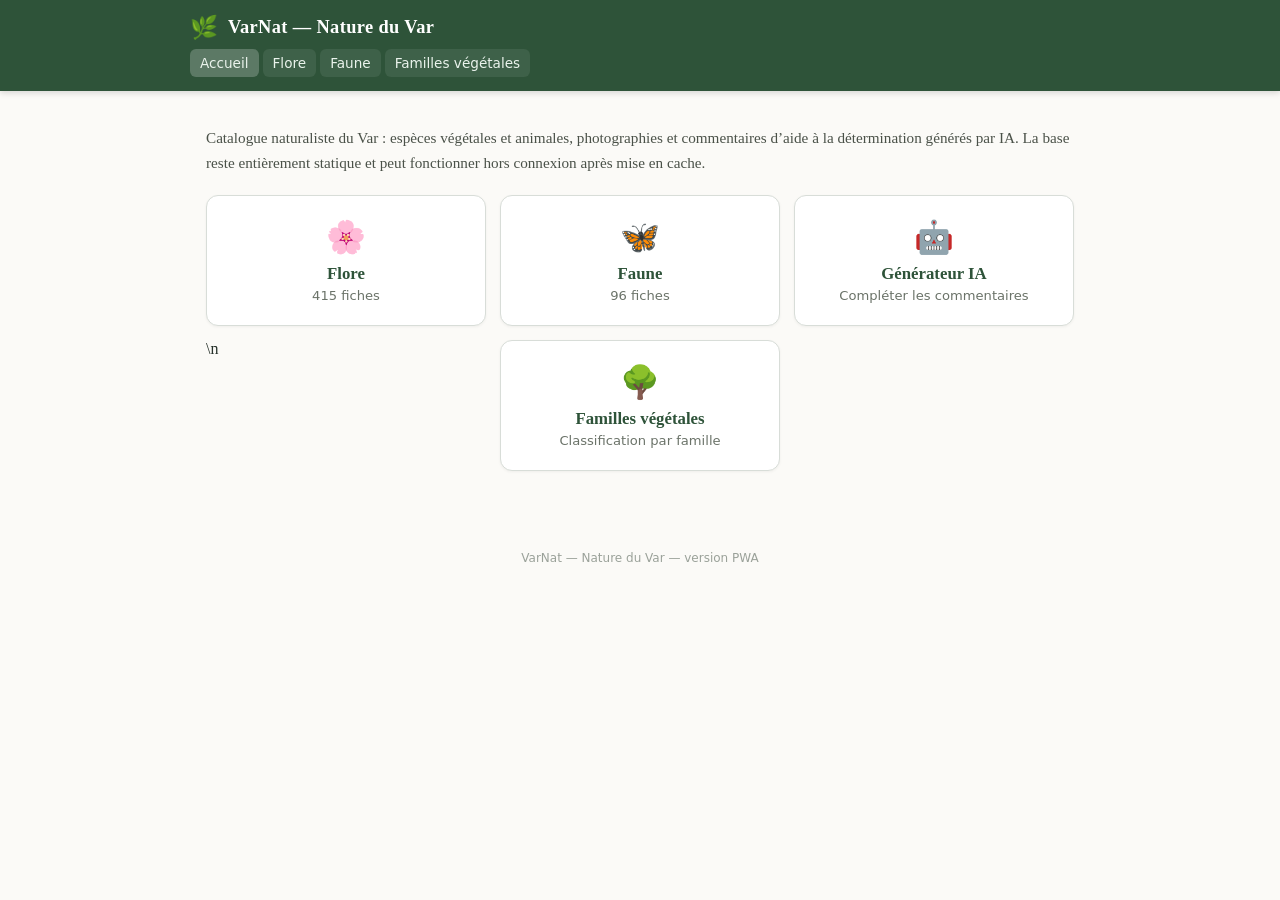
<file: index.html>
<!DOCTYPE html>
<html lang="fr">
<head>
<meta charset="UTF-8">
<meta name="viewport" content="width=device-width, initial-scale=1">
<title>VarNat — Nature du Var</title>
<meta name="description" content="Inventaire naturaliste du Var : flore, faune et familles végétales.">
<link rel="manifest" href="manifest.json">
<meta name="theme-color" content="#2e5339">
<link rel="stylesheet" href="style.css">
<link rel="icon" href="icons/icon-192.png">
<link rel="apple-touch-icon" href="icons/icon-192.png">
</head>
<body>
<header class="site-header">
  <div class="title-row">
    <span class="leaf">🌿</span>
    <h1>VarNat — Nature du Var</h1>
  </div>
  <nav class="site-nav">
    <a href="index.html" class="active">Accueil</a>
    <a href="flore.html">Flore</a>
    <a href="faune.html">Faune</a>
    <a href="famille-vegetales.html">Familles végétales</a>
  </nav>
</header>

<main>
  <p class="intro">
    Catalogue naturaliste du Var : espèces végétales et animales, photographies et commentaires d’aide à la détermination générés par IA. La base reste entièrement statique et peut fonctionner hors connexion après mise en cache.
  </p>

  <div class="home-cards">
    <a class="home-card" href="flore.html">
      <span class="emoji">🌸</span>
      <h2>Flore</h2>
      <p id="flore-count">…</p>
    </a>
    <a class="home-card" href="faune.html">
      <span class="emoji">🦋</span>
      <h2>Faune</h2>
      <p id="faune-count">…</p>
    </a>
    <a class="home-card" href="generateur.html"><span class="emoji">🤖</span><h2>Générateur IA</h2><p>Compléter les commentaires</p></a>\n    <a class="home-card" href="famille-vegetales.html">
      <span class="emoji">🌳</span>
      <h2>Familles végétales</h2>
      <p>Classification par famille</p>
    </a>
  </div>
</main>

<footer class="site-footer">VarNat — Nature du Var — version PWA</footer>

<script>
Promise.all([
  fetch('data/flore.json').then(r => r.json()).catch(() => []),
  fetch('data/faune.json').then(r => r.json()).catch(() => [])
]).then(([flore, faune]) => {
  document.getElementById('flore-count').textContent = flore.length + ' fiches';
  document.getElementById('faune-count').textContent = faune.length + ' fiches';
});

if ('serviceWorker' in navigator) {
  window.addEventListener('load', () => {
    navigator.serviceWorker.register('sw.js');
  });
}
</script>
</body>
</html>
</file>
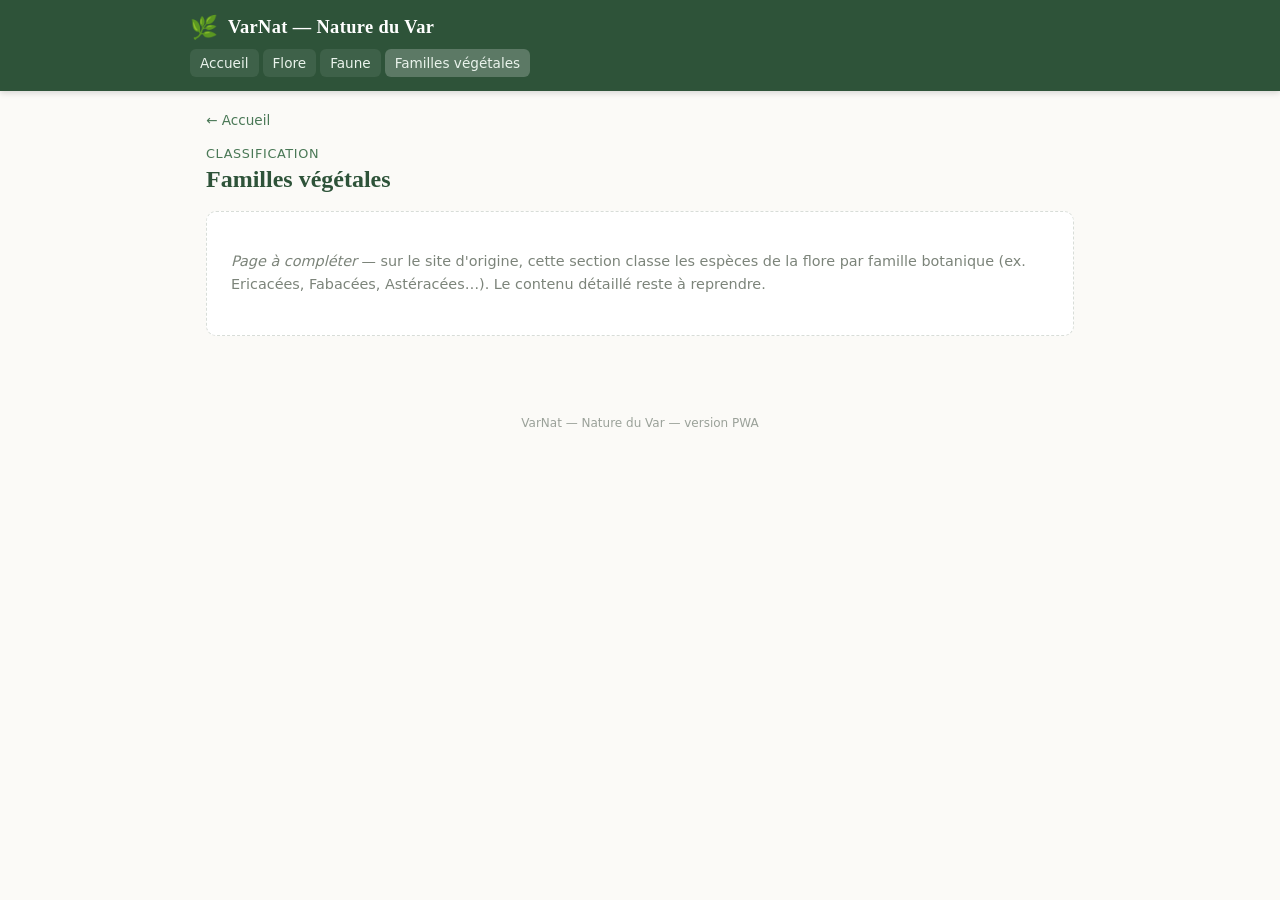
<file: famille-vegetales.html>
<!DOCTYPE html>
<html lang="fr">
<head>
<meta charset="UTF-8">
<meta name="viewport" content="width=device-width, initial-scale=1">
<title>Familles végétales — VarNat — Nature du Var</title>
<link rel="manifest" href="manifest.json">
<meta name="theme-color" content="#2e5339">
<link rel="stylesheet" href="style.css">
<link rel="icon" href="icons/icon-192.png">
</head>
<body>
<header class="site-header">
  <div class="title-row">
    <span class="leaf">🌿</span>
    <h1>VarNat — Nature du Var</h1>
  </div>
  <nav class="site-nav">
    <a href="index.html">Accueil</a>
    <a href="flore.html">Flore</a>
    <a href="faune.html">Faune</a>
    <a href="famille-vegetales.html" class="active">Familles végétales</a>
  </nav>
</header>

<main>
  <a class="back-link" href="index.html">&larr; Accueil</a>
  <div class="fiche-header">
    <span class="cat">Classification</span>
    <h1>Familles végétales</h1>
  </div>
  <div class="fiche-placeholder">
    <p><em>Page à compléter</em> — sur le site d'origine, cette section classe les
    espèces de la flore par famille botanique (ex. Ericacées, Fabacées, Astéracées…).
    Le contenu détaillé reste à reprendre.</p>
  </div>
</main>

<footer class="site-footer">VarNat — Nature du Var — version PWA</footer>

<script>
if ('serviceWorker' in navigator) {
  window.addEventListener('load', () => {
    navigator.serviceWorker.register('sw.js');
  });
}
</script>
</body>
</html>
</file>
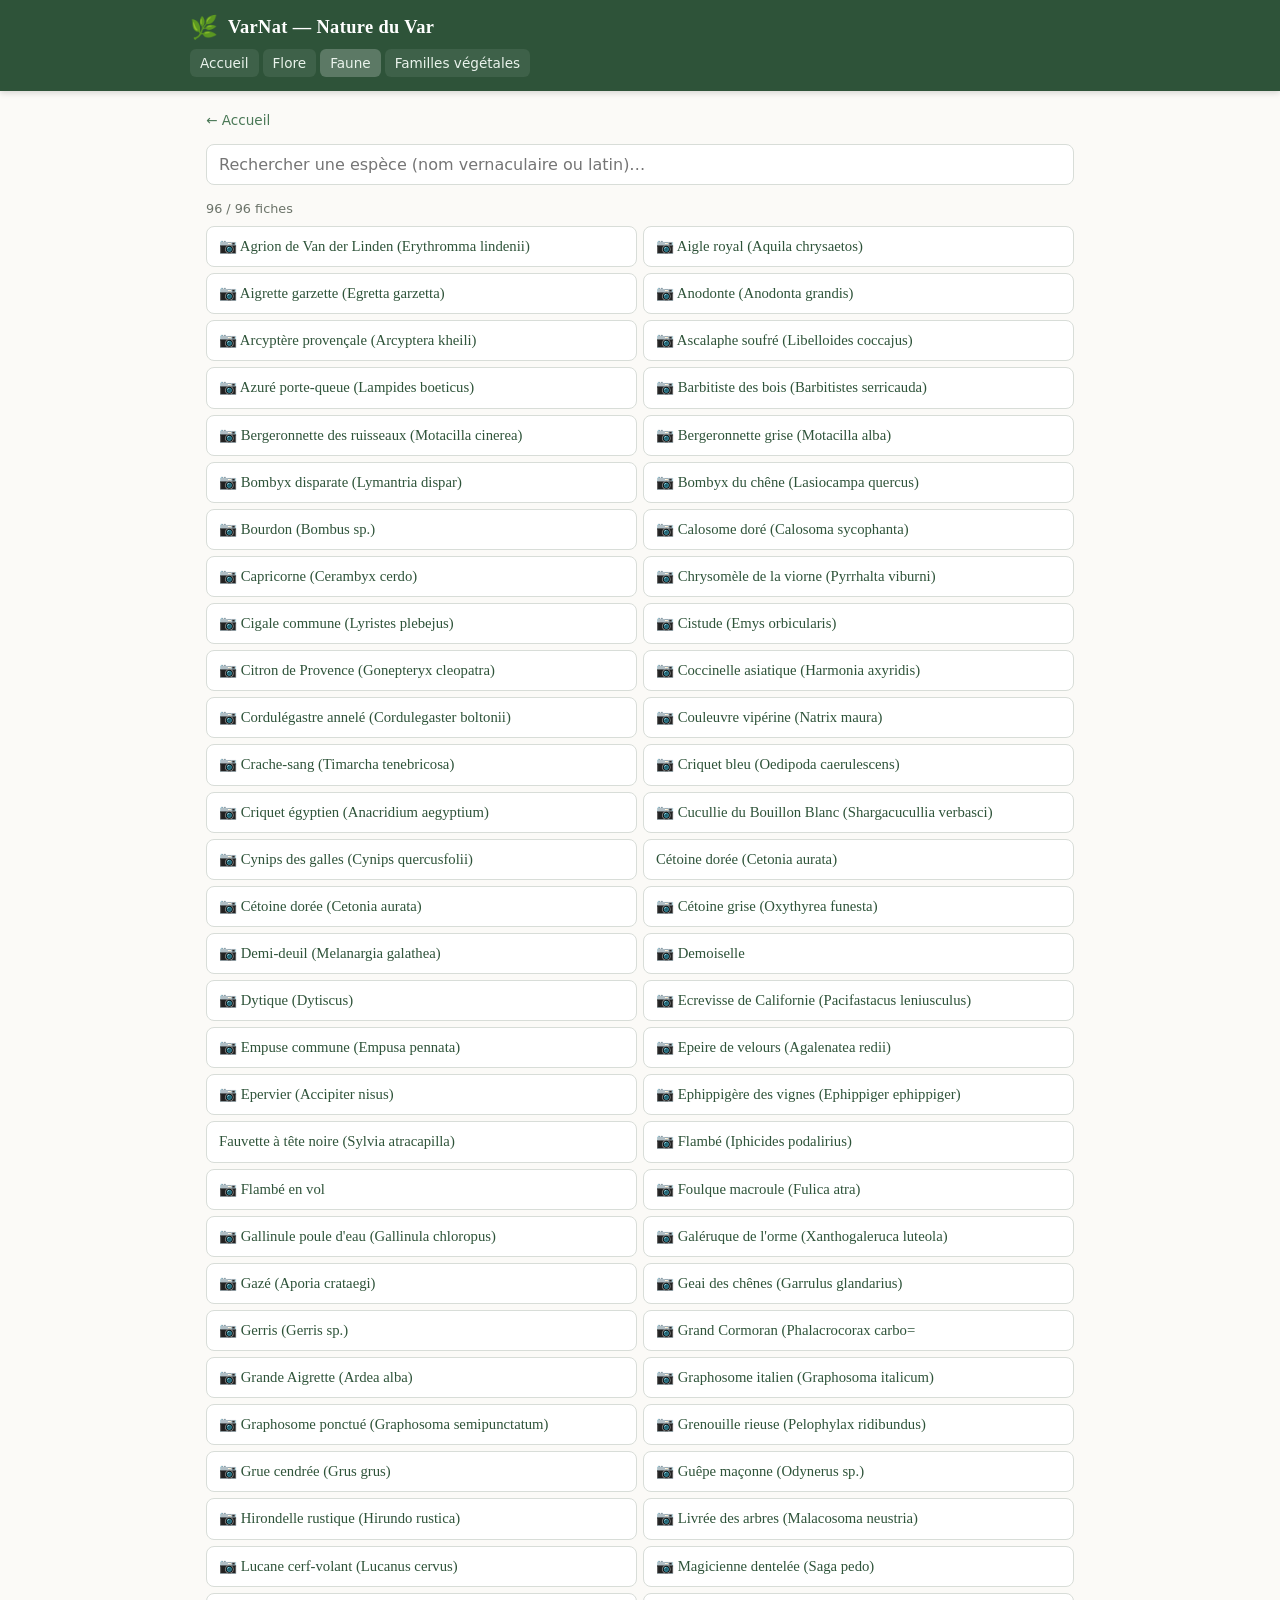
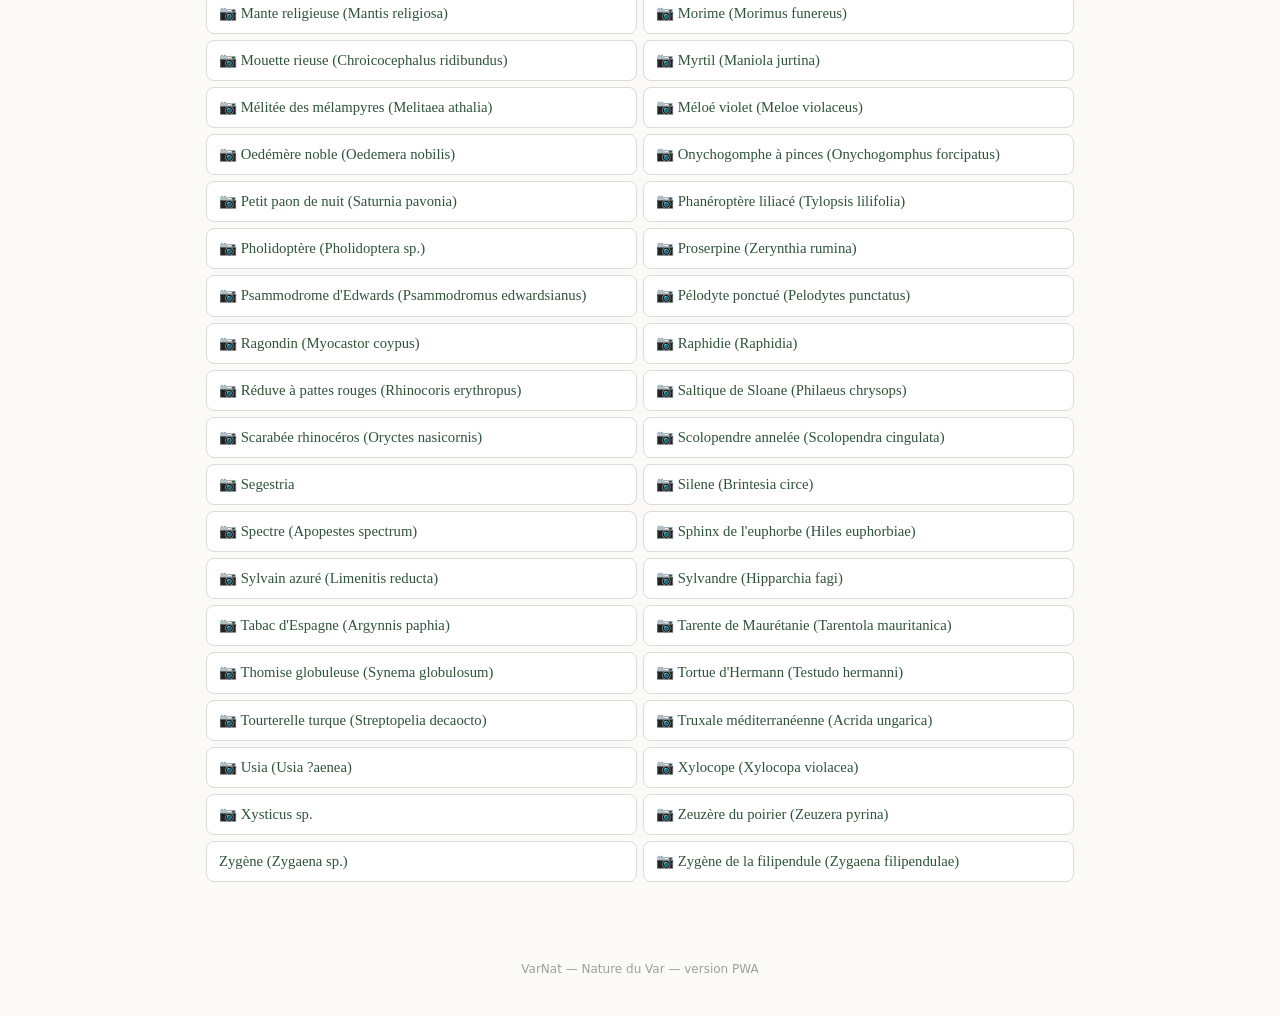
<file: faune.html>
<!DOCTYPE html>
<html lang="fr">
<head>
<meta charset="UTF-8">
<meta name="viewport" content="width=device-width, initial-scale=1">
<title>Faune — VarNat — Nature du Var</title>
<link rel="manifest" href="manifest.json">
<meta name="theme-color" content="#2e5339">
<link rel="stylesheet" href="style.css">
<link rel="icon" href="icons/icon-192.png">
</head>
<body>
<header class="site-header">
  <div class="title-row">
    <span class="leaf">🌿</span>
    <h1>VarNat — Nature du Var</h1>
  </div>
  <nav class="site-nav">
    <a href="index.html">Accueil</a>
    <a href="flore.html">Flore</a>
    <a href="faune.html" class="active">Faune</a>
    <a href="famille-vegetales.html">Familles végétales</a>
  </nav>
</header>

<main>
  <a class="back-link" href="index.html">&larr; Accueil</a>
  <input type="search" id="search" class="search-box" placeholder="Rechercher une espèce (nom vernaculaire ou latin)…">
  <span class="count-badge" id="count"></span>
  <ul class="species-list" id="list"></ul>
  <p class="empty-msg" id="empty" style="display:none;">Aucune espèce ne correspond à cette recherche.</p>
</main>

<footer class="site-footer">VarNat — Nature du Var — version PWA</footer>

<script>
let allSpecies = [];
let withPhoto = new Set();

function render(filter) {
  const list = document.getElementById('list');
  const empty = document.getElementById('empty');
  const term = (filter || '').trim().toLowerCase();
  const filtered = term
    ? allSpecies.filter(s => s.name.toLowerCase().includes(term))
    : allSpecies;

  document.getElementById('count').textContent = filtered.length + ' / ' + allSpecies.length + ' fiches';
  list.innerHTML = '';
  empty.style.display = filtered.length ? 'none' : 'block';

  filtered.forEach(s => {
    const li = document.createElement('li');
    const a = document.createElement('a');
    a.href = 'fiche.html?type=faune&slug=' + encodeURIComponent(s.slug);
    a.textContent = (withPhoto.has(s.slug) ? '📷 ' : '') + s.name;
    li.appendChild(a);
    list.appendChild(li);
  });
}

Promise.all([
  fetch('data/faune.json').then(r => r.json()),
  fetch('photos/_index.json').then(r => r.json()).catch(() => [])
]).then(([data, photoSlugs]) => {
  allSpecies = data;
  withPhoto = new Set(photoSlugs);
  render('');
});

document.getElementById('search').addEventListener('input', e => render(e.target.value));

if ('serviceWorker' in navigator) {
  window.addEventListener('load', () => {
    navigator.serviceWorker.register('sw.js');
  });
}
</script>
</body>
</html>
</file>
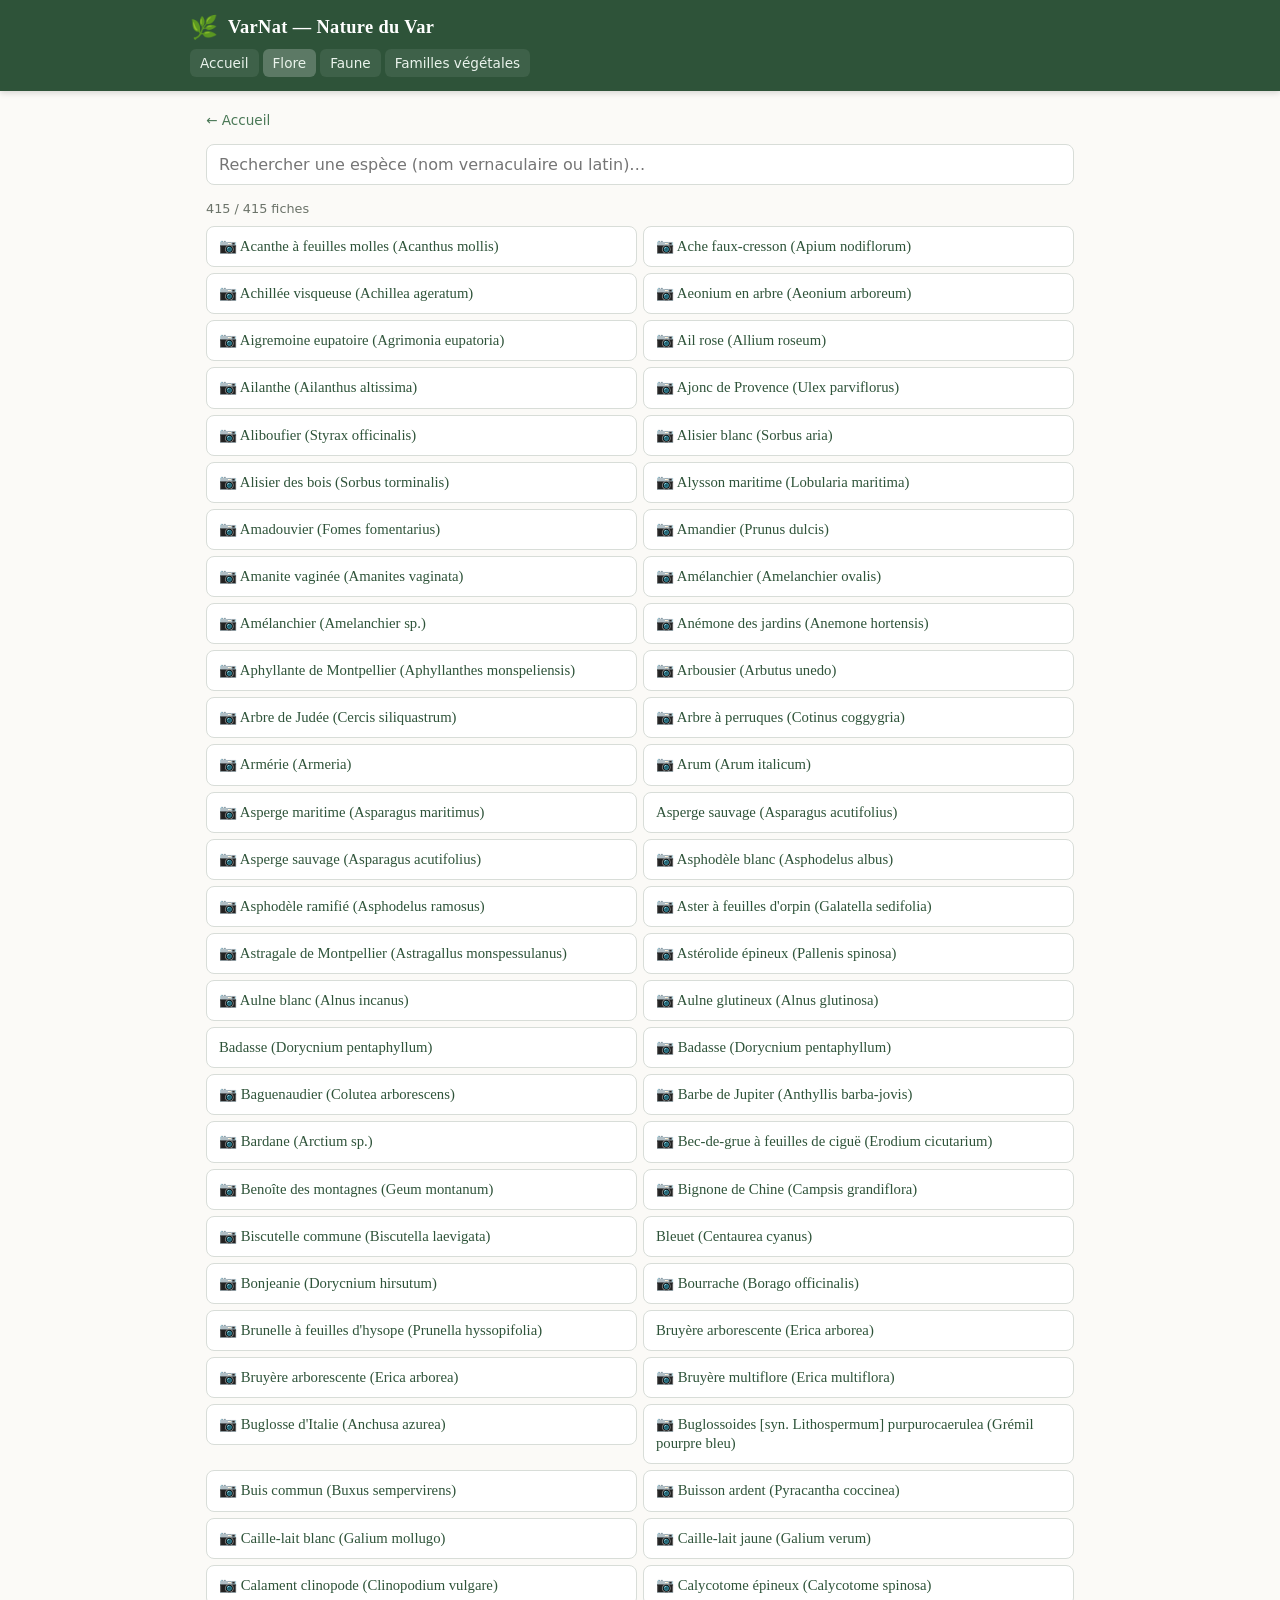
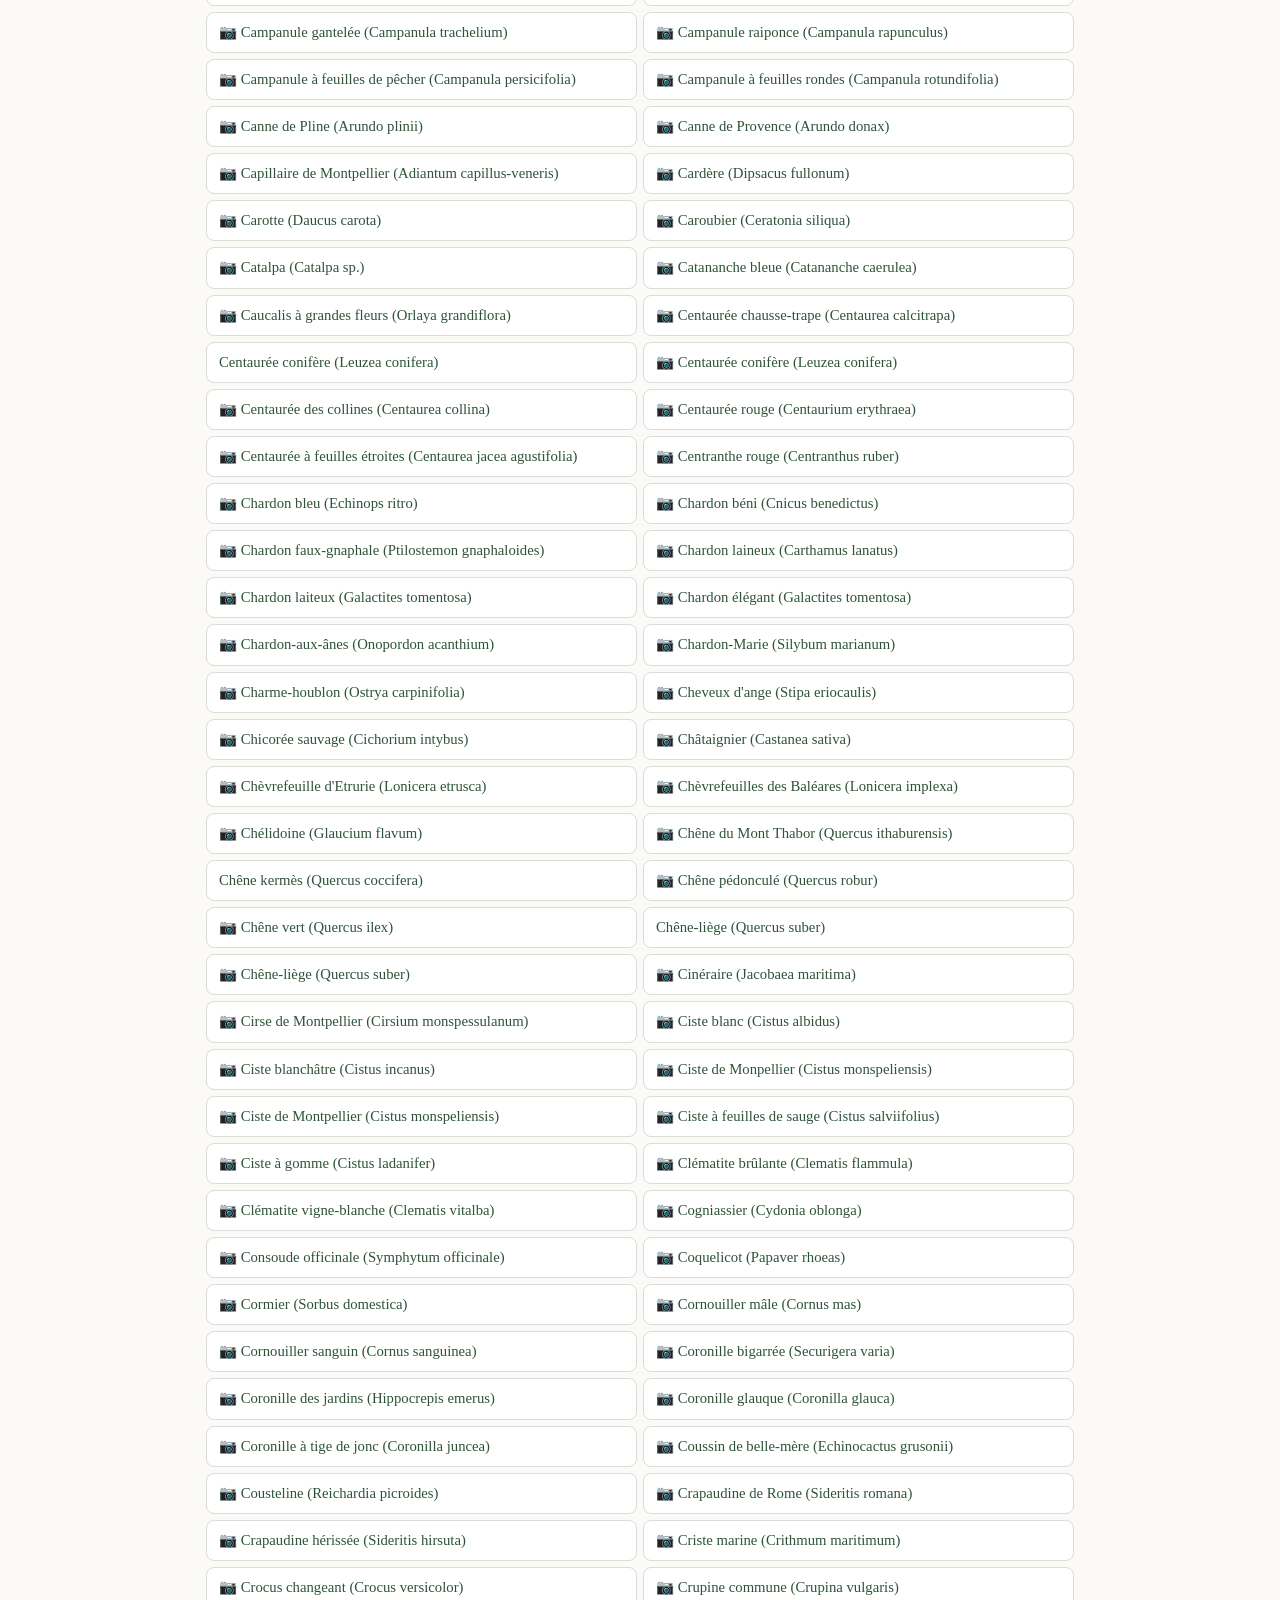
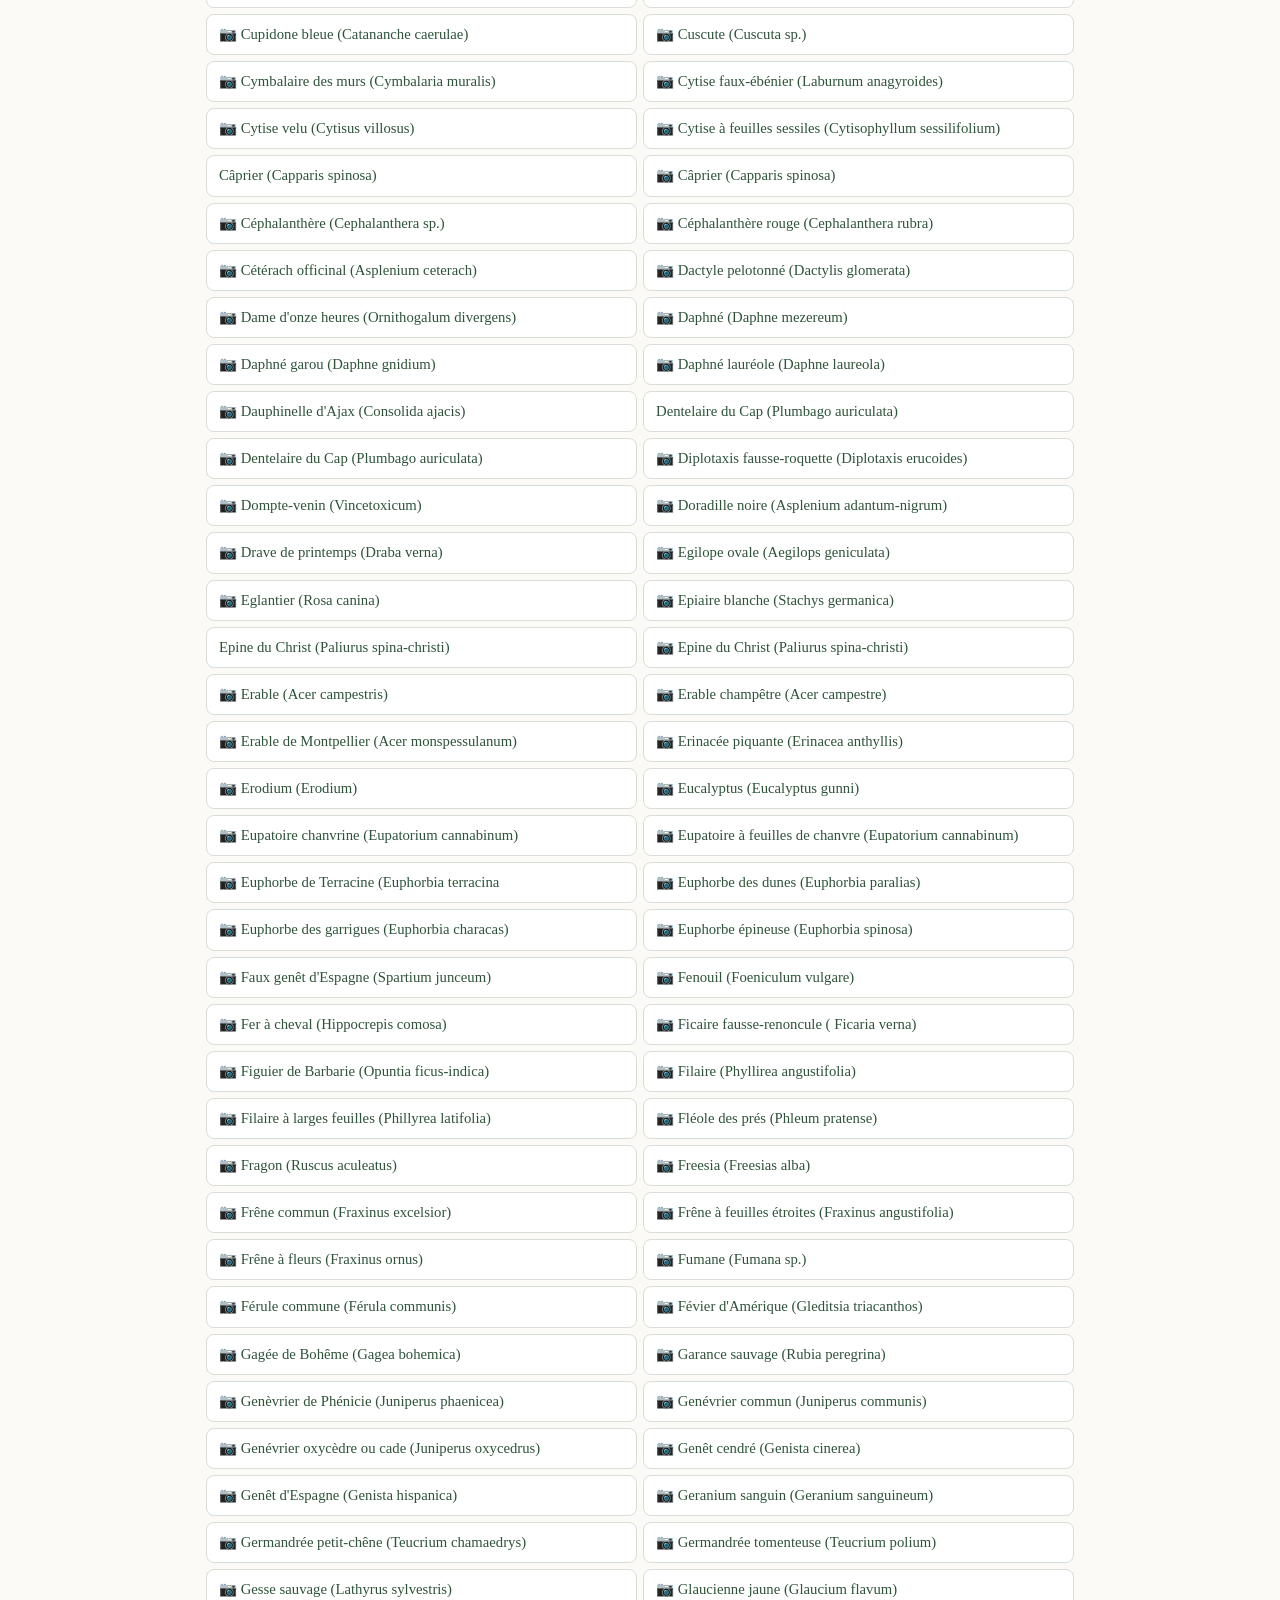
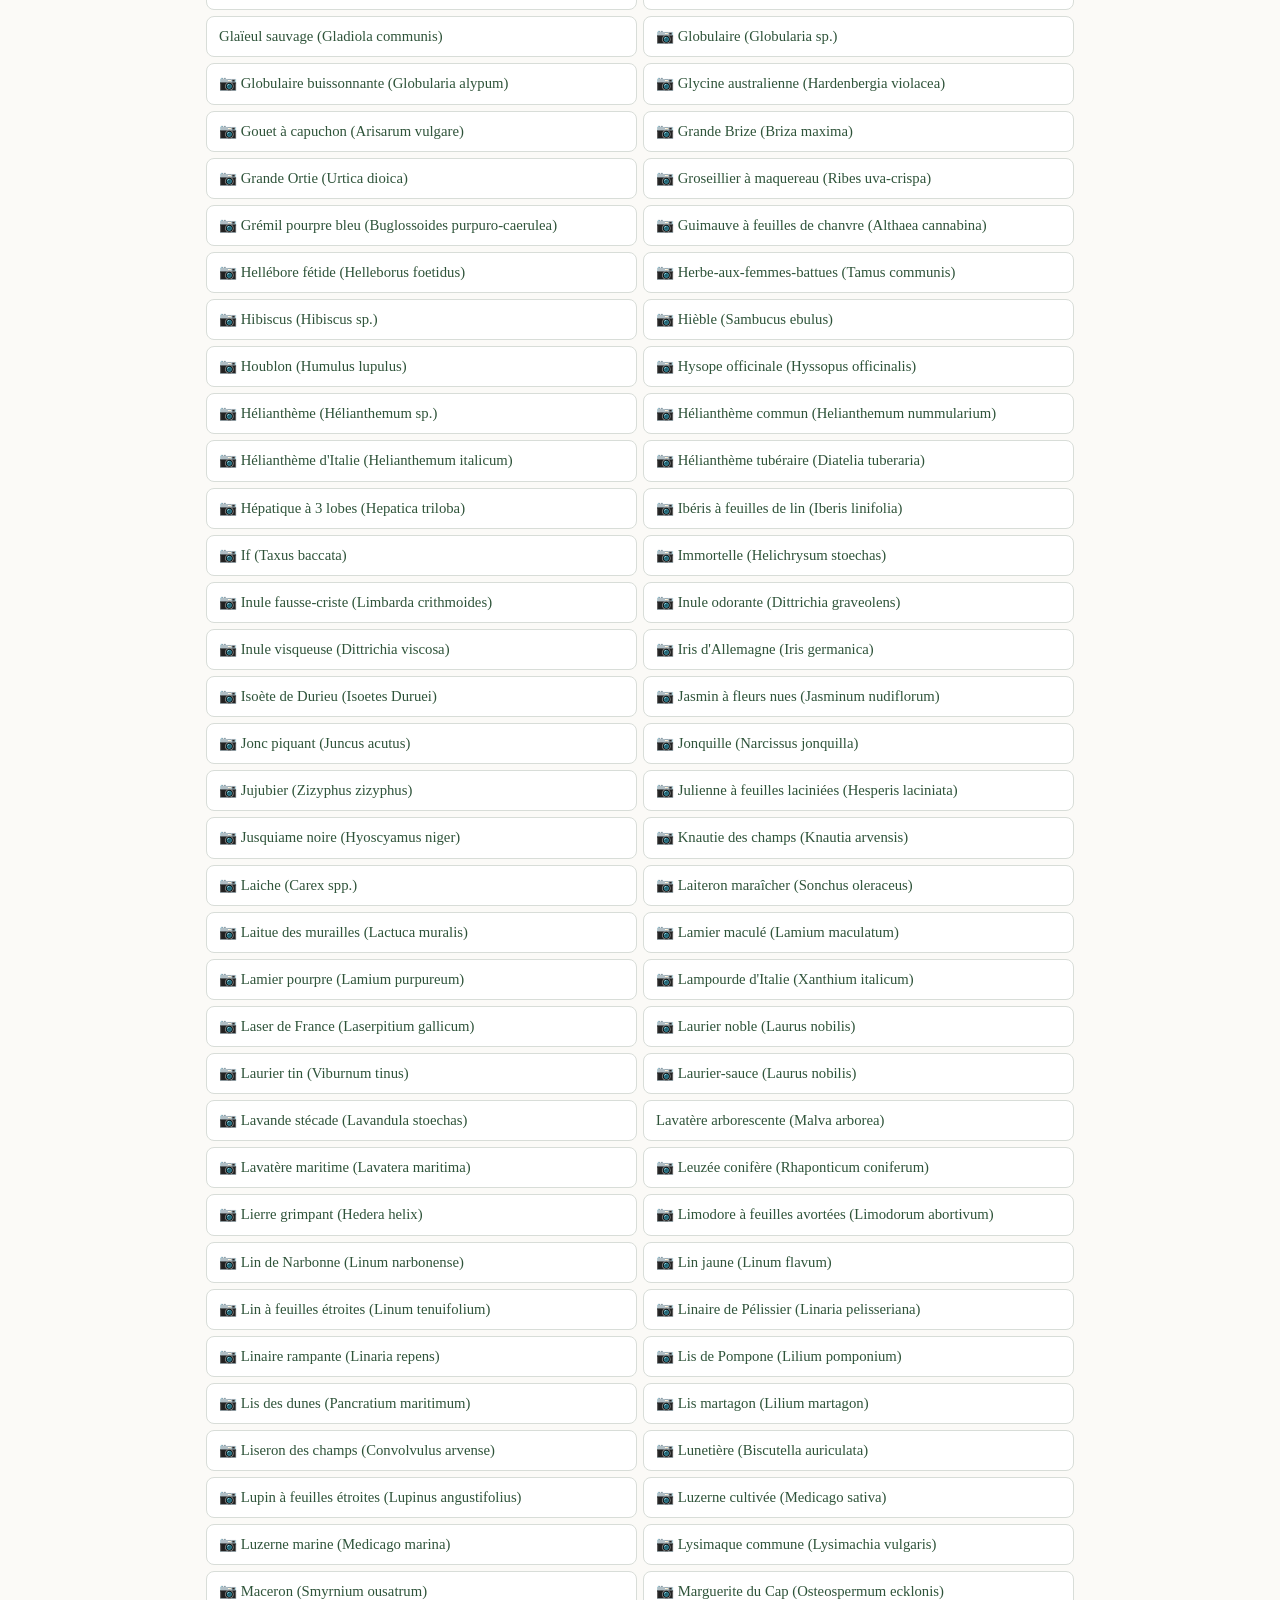
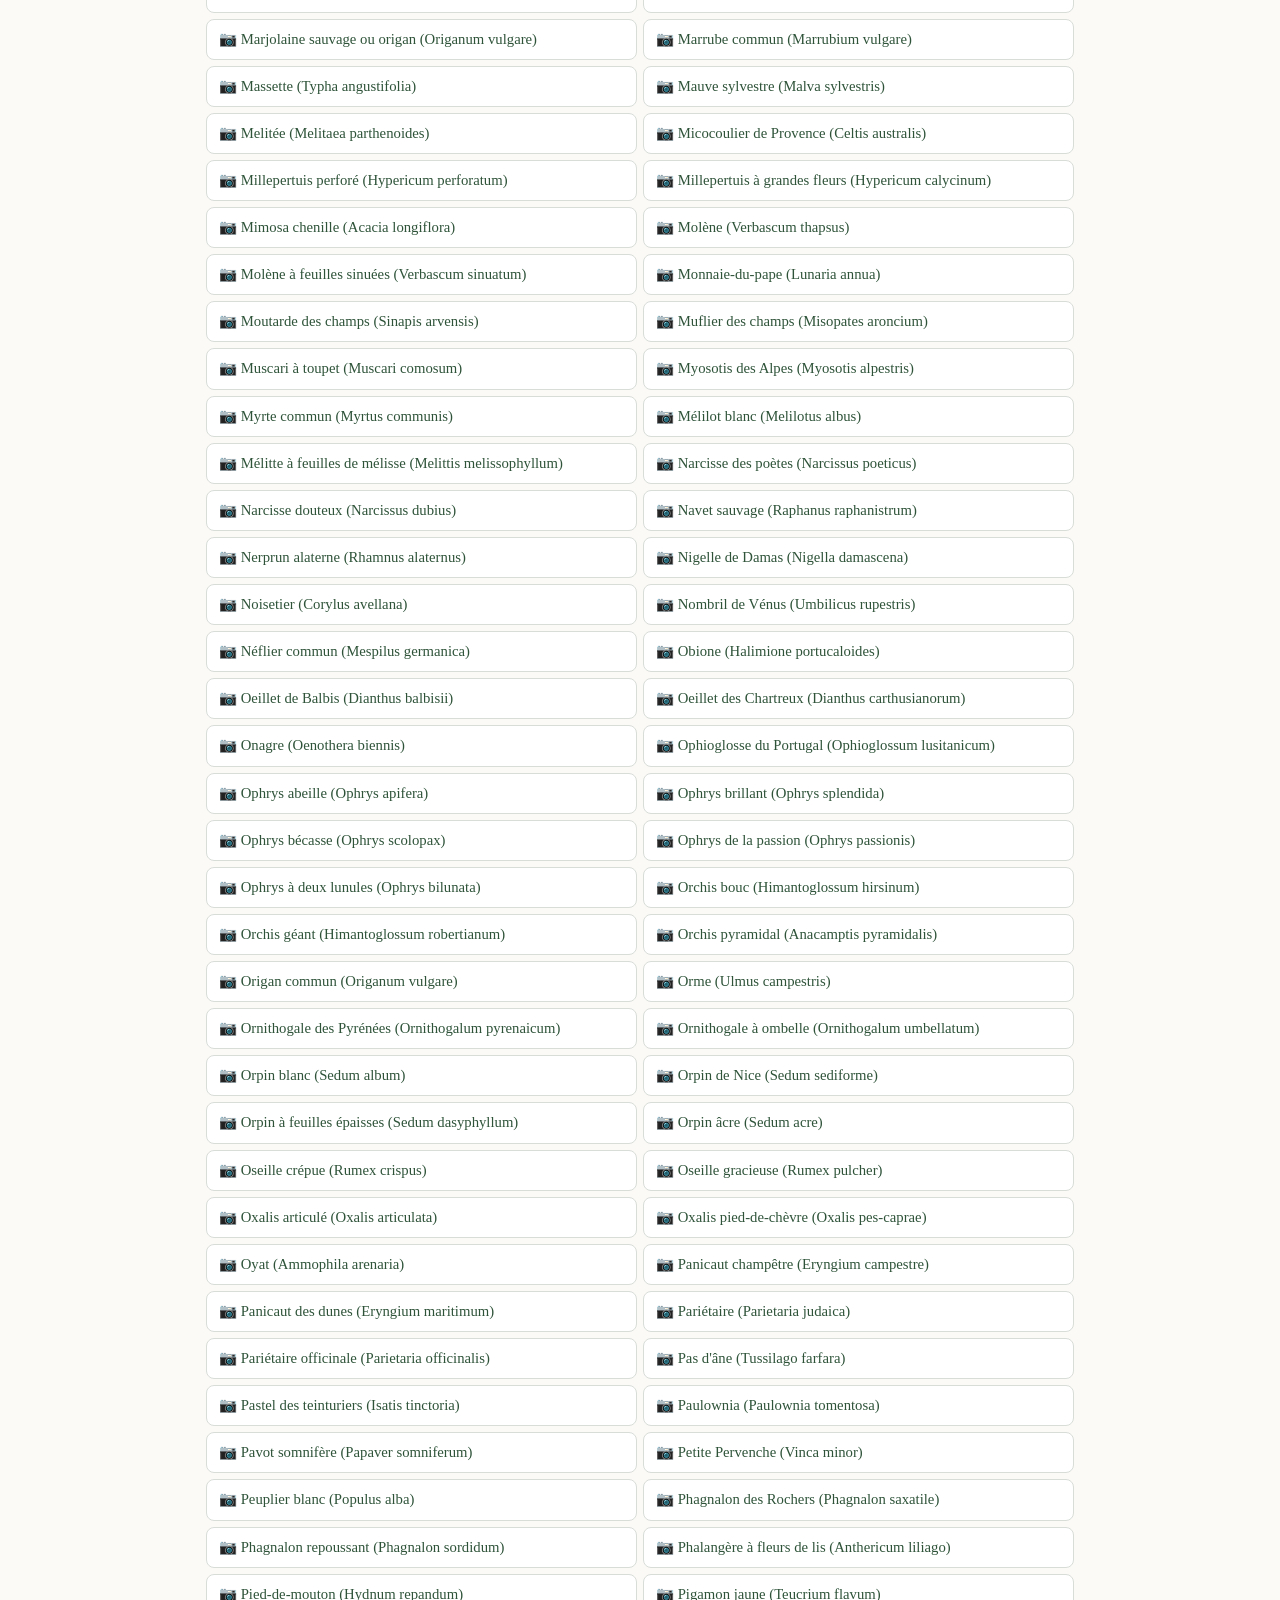
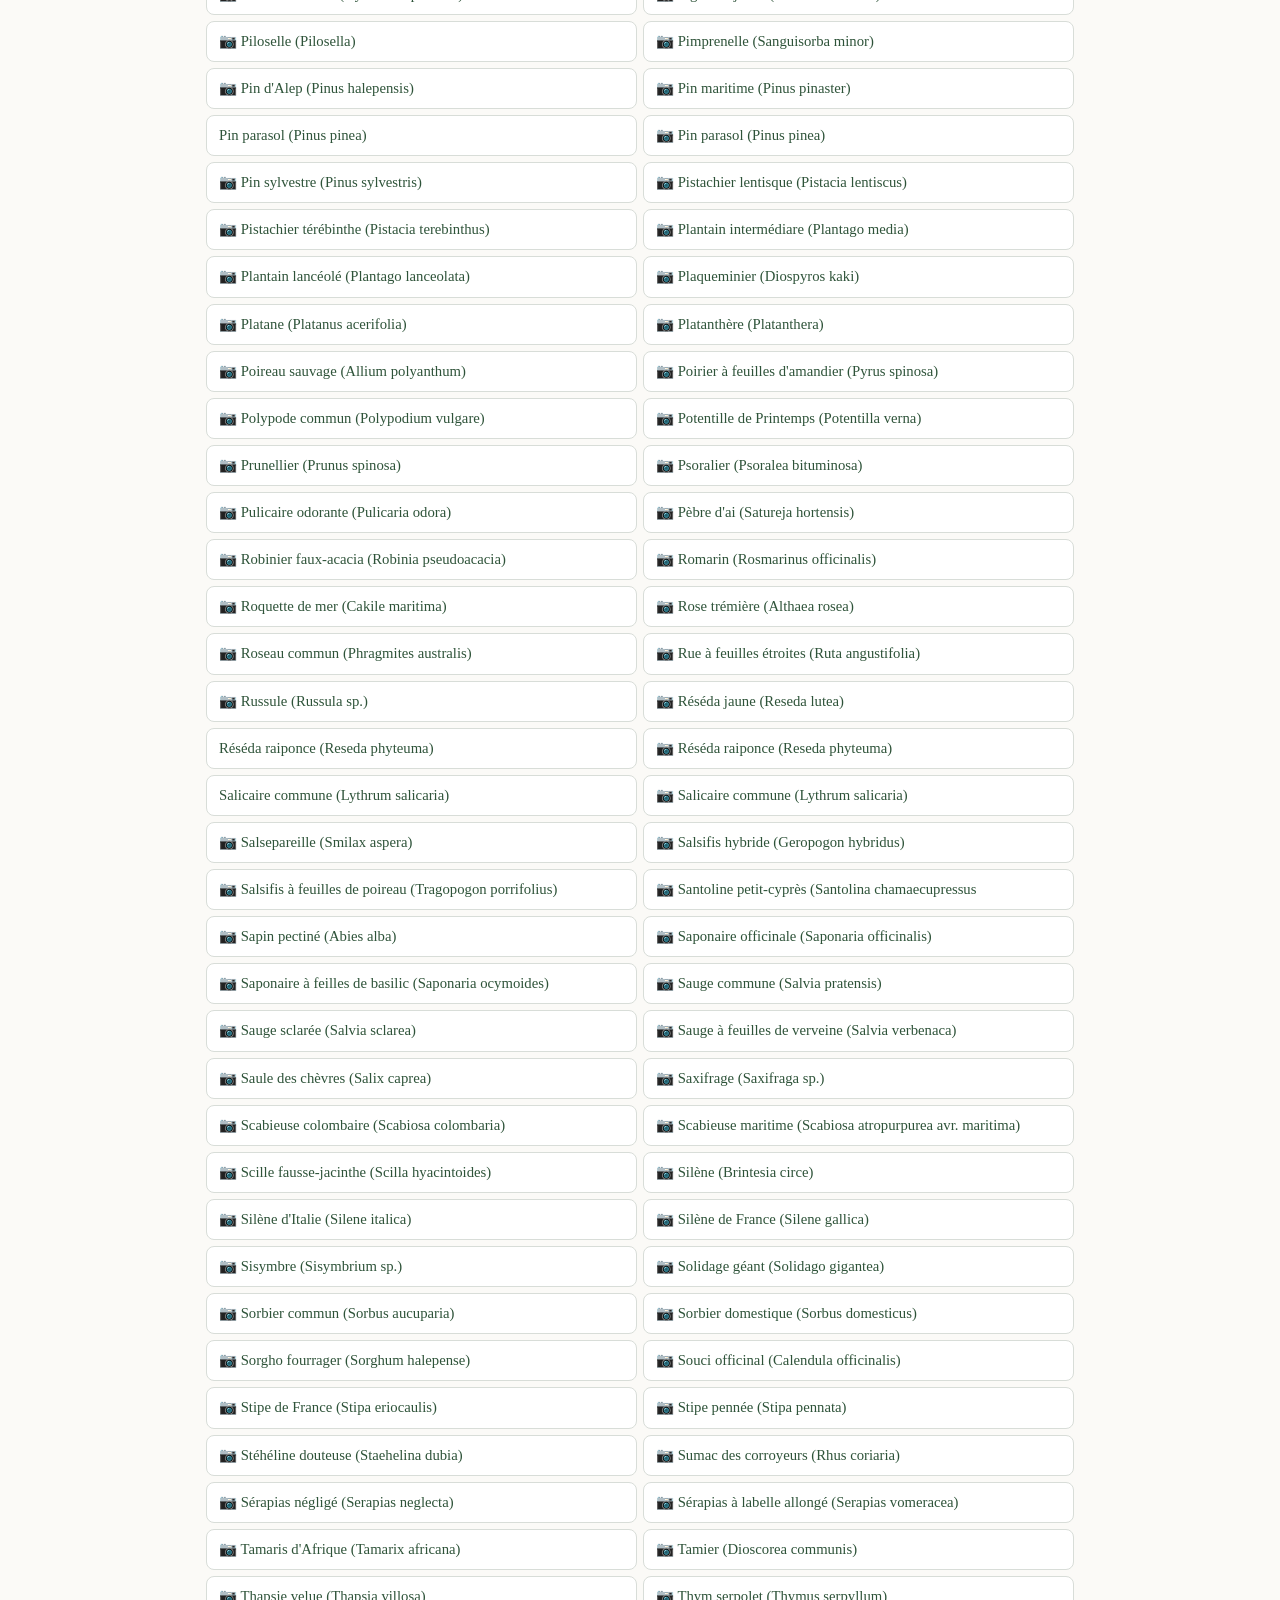
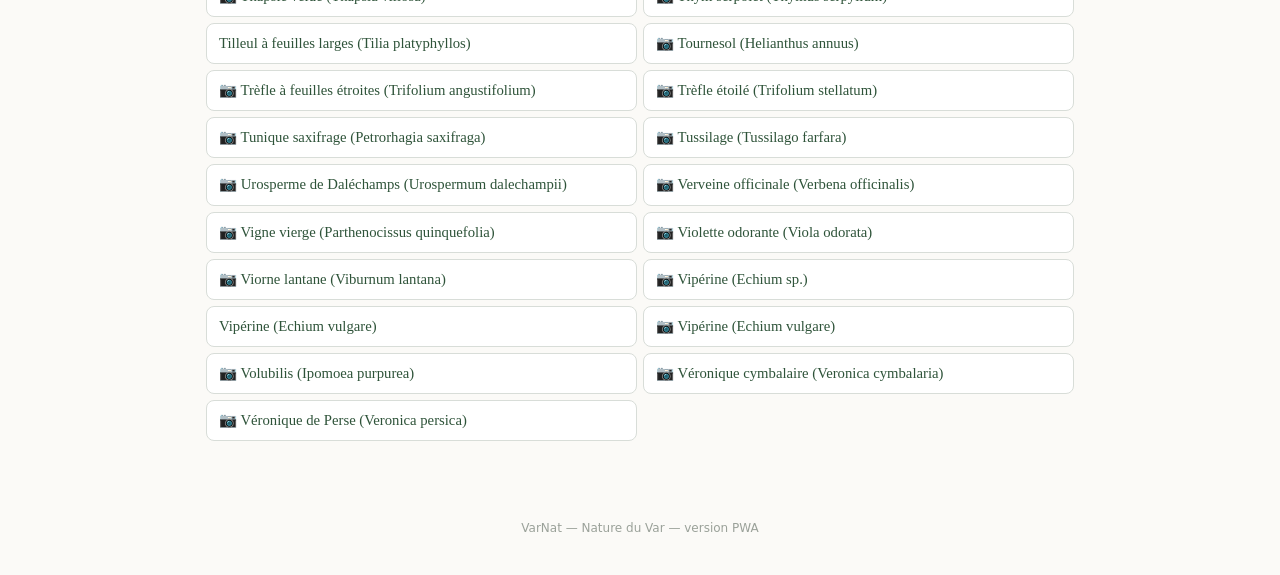
<file: flore.html>
<!DOCTYPE html>
<html lang="fr">
<head>
<meta charset="UTF-8">
<meta name="viewport" content="width=device-width, initial-scale=1">
<title>Flore — VarNat — Nature du Var</title>
<link rel="manifest" href="manifest.json">
<meta name="theme-color" content="#2e5339">
<link rel="stylesheet" href="style.css">
<link rel="icon" href="icons/icon-192.png">
</head>
<body>
<header class="site-header">
  <div class="title-row">
    <span class="leaf">🌿</span>
    <h1>VarNat — Nature du Var</h1>
  </div>
  <nav class="site-nav">
    <a href="index.html">Accueil</a>
    <a href="flore.html" class="active">Flore</a>
    <a href="faune.html">Faune</a>
    <a href="famille-vegetales.html">Familles végétales</a>
  </nav>
</header>

<main>
  <a class="back-link" href="index.html">&larr; Accueil</a>
  <input type="search" id="search" class="search-box" placeholder="Rechercher une espèce (nom vernaculaire ou latin)…">
  <span class="count-badge" id="count"></span>
  <ul class="species-list" id="list"></ul>
  <p class="empty-msg" id="empty" style="display:none;">Aucune espèce ne correspond à cette recherche.</p>
</main>

<footer class="site-footer">VarNat — Nature du Var — version PWA</footer>

<script>
let allSpecies = [];
let withPhoto = new Set();

function render(filter) {
  const list = document.getElementById('list');
  const empty = document.getElementById('empty');
  const term = (filter || '').trim().toLowerCase();
  const filtered = term
    ? allSpecies.filter(s => s.name.toLowerCase().includes(term))
    : allSpecies;

  document.getElementById('count').textContent = filtered.length + ' / ' + allSpecies.length + ' fiches';
  list.innerHTML = '';
  empty.style.display = filtered.length ? 'none' : 'block';

  filtered.forEach(s => {
    const li = document.createElement('li');
    const a = document.createElement('a');
    a.href = 'fiche.html?type=flore&slug=' + encodeURIComponent(s.slug);
    a.textContent = (withPhoto.has(s.slug) ? '📷 ' : '') + s.name;
    li.appendChild(a);
    list.appendChild(li);
  });
}

Promise.all([
  fetch('data/flore.json').then(r => r.json()),
  fetch('photos/_index.json').then(r => r.json()).catch(() => [])
]).then(([data, photoSlugs]) => {
  allSpecies = data;
  withPhoto = new Set(photoSlugs);
  render('');
});

document.getElementById('search').addEventListener('input', e => render(e.target.value));

if ('serviceWorker' in navigator) {
  window.addEventListener('load', () => {
    navigator.serviceWorker.register('sw.js');
  });
}
</script>
</body>
</html>
</file>
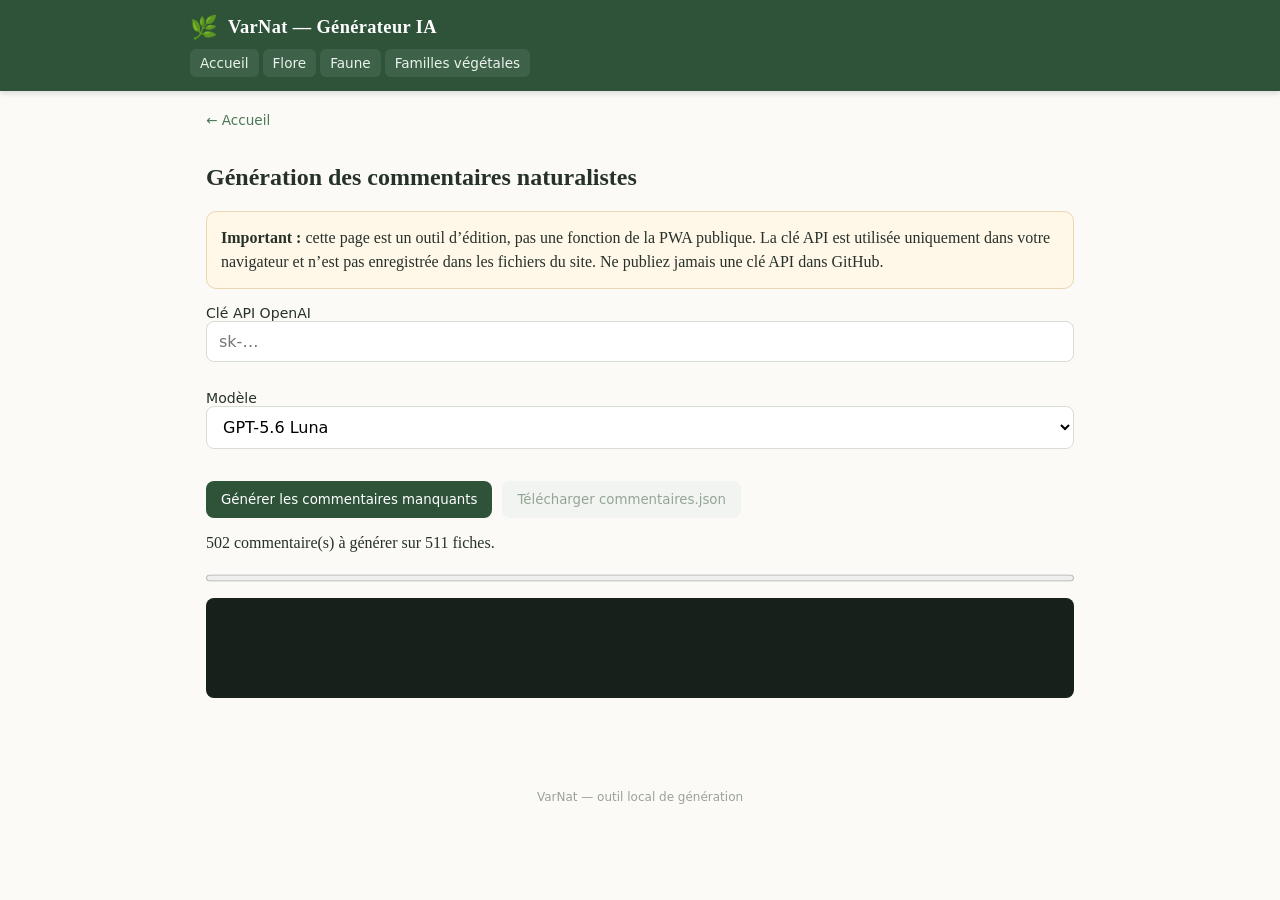
<file: generateur.html>
<!DOCTYPE html>
<html lang="fr">
<head>
<meta charset="UTF-8"><meta name="viewport" content="width=device-width, initial-scale=1">
<title>Générateur IA — VarNat</title>
<link rel="manifest" href="manifest.json"><meta name="theme-color" content="#2e5339">
<link rel="stylesheet" href="style.css"><link rel="icon" href="icons/icon-192.png">
</head>
<body>
<header class="site-header">
<div class="title-row"><span class="leaf">🌿</span><h1>VarNat — Générateur IA</h1></div>
<nav class="site-nav"><a href="index.html">Accueil</a><a href="flore.html">Flore</a><a href="faune.html">Faune</a><a href="famille-vegetales.html">Familles végétales</a></nav>
</header>
<main>
<a class="back-link" href="index.html">&larr; Accueil</a>
<h2>Génération des commentaires naturalistes</h2>
<p class="notice"><strong>Important :</strong> cette page est un outil d’édition, pas une fonction de la PWA publique. La clé API est utilisée uniquement dans votre navigateur et n’est pas enregistrée dans les fichiers du site. Ne publiez jamais une clé API dans GitHub.</p>
<label>Clé API OpenAI<br><input id="key" class="search-box" type="password" autocomplete="off" placeholder="sk-…"></label>
<label>Modèle<br><select id="model" class="search-box"><option value="gpt-5.6-luna">GPT-5.6 Luna</option><option value="gpt-5.6-terra">GPT-5.6 Terra</option></select></label>
<div class="generator-actions">
<button id="start" class="primary-btn">Générer les commentaires manquants</button>
<button id="download" class="secondary-btn" disabled>Télécharger commentaires.json</button>
</div>
<p id="status">Chargement du catalogue…</p>
<progress id="progress" value="0" max="1"></progress>
<pre id="log" class="log"></pre>
</main>
<footer class="site-footer">VarNat — outil local de génération</footer>
<script>
let entries=[], total=0, done=0, running=false;
const keyEl=document.getElementById('key'), modelEl=document.getElementById('model');
const statusEl=document.getElementById('status'), progressEl=document.getElementById('progress'), logEl=document.getElementById('log');
const sleep=ms=>new Promise(r=>setTimeout(r,ms));
function log(s){logEl.textContent += s+'\n'; logEl.scrollTop=logEl.scrollHeight;}
async function load(){
  const [f,a,c]=await Promise.all([
    fetch('data/flore.json').then(r=>r.json()), fetch('data/faune.json').then(r=>r.json()), fetch('data/commentaires.json').then(r=>r.json())
  ]);
  const bySlug=new Map(c.map(x=>[x.type+'|'+x.slug,x]));
  entries=[...f.map(x=>({type:'flore',...x})),...a.map(x=>({type:'faune',...x}))].map(x=>bySlug.get(x.type+'|'+x.slug)||({...x,commentaire:''}));
  total=entries.filter(x=>!x.commentaire).length; progressEl.max=total||1;
  statusEl.textContent=total+' commentaire(s) à générer sur '+entries.length+' fiches.';
}
function promptFor(e){
 return `Tu es un naturaliste français rigoureux. Rédige un commentaire de 550 à 650 caractères, en un seul paragraphe, pour l'espèce suivante : ${e.name}. Catégorie : ${e.type==='flore'?'flore':'faune'}.\n\nLe texte doit : 1) situer l'espèce dans sa famille taxonomique et donner 1 ou 2 caractères généraux utiles de cette famille ; 2) donner les critères de terrain les plus utiles pour déterminer cette espèce, en signalant une confusion seulement si elle est pertinente ; 3) terminer éventuellement par une anecdote, l'étymologie ou un moyen mnémotechnique. Style : naturaliste, précis, accessible à un randonneur curieux. Pas de liste, pas de titre, pas de références bibliographiques. N'invente aucune information : si un détail est incertain, omets-le. Retourne uniquement le paragraphe final.`;
}
async function generate(e){
 const resp=await fetch('https://api.openai.com/v1/responses',{method:'POST',headers:{'Content-Type':'application/json','Authorization':'Bearer '+keyEl.value.trim()},body:JSON.stringify({model:modelEl.value,input:promptFor(e)})});
 if(!resp.ok) throw new Error((await resp.text()).slice(0,500));
 const j=await resp.json();
 const text=(j.output||[]).flatMap(o=>o.content||[]).filter(x=>x.type==='output_text').map(x=>x.text).join('').trim();
 if(!text) throw new Error('Réponse sans texte');
 return text;
}
document.getElementById('start').onclick=async()=>{
 if(!keyEl.value.trim()) return alert('Saisissez votre clé API.');
 if(running) return; running=true; document.getElementById('start').disabled=true; done=0;
 const missing=entries.filter(x=>!x.commentaire);
 for(const e of missing){
   statusEl.textContent=`${done+1}/${missing.length} — ${e.name}`;
   try{e.commentaire=await generate(e); done++; progressEl.value=done; log('✓ '+e.name);}
   catch(err){log('✗ '+e.name+' — '+err.message); if(/401|403/.test(err.message)){alert('Clé API refusée.');break;}}
   await sleep(250);
 }
 running=false; document.getElementById('start').disabled=false; document.getElementById('download').disabled=false;
 statusEl.textContent=`Terminé : ${done} commentaire(s) généré(s).`;
};
document.getElementById('download').onclick=()=>{
 const blob=new Blob([JSON.stringify(entries,null,2)],{type:'application/json;charset=utf-8'});
 const a=document.createElement('a'); a.href=URL.createObjectURL(blob); a.download='commentaires.json'; a.click(); URL.revokeObjectURL(a.href);
};
load().catch(e=>statusEl.textContent='Erreur de chargement : '+e.message);
if('serviceWorker' in navigator)addEventListener('load',()=>navigator.serviceWorker.register('sw.js'));
</script>
</body></html>
</file>
<file: style.css>
:root {
  --vert-fonce: #2e5339;
  --vert: #4a7856;
  --vert-clair: #e8f0ea;
  --texte: #26312a;
  --fond: #fbfaf7;
  --accent: #b5651d;
  --bordure: #d8ddd8;
}

* { box-sizing: border-box; }

html, body {
  margin: 0;
  padding: 0;
  background: var(--fond);
  color: var(--texte);
  font-family: "Georgia", "Times New Roman", serif;
}

header.site-header {
  background: var(--vert-fonce);
  color: #fff;
  padding: 14px 16px;
  position: sticky;
  top: 0;
  z-index: 10;
  box-shadow: 0 2px 6px rgba(0,0,0,0.15);
}

header.site-header .title-row {
  display: flex;
  align-items: center;
  gap: 10px;
  max-width: 900px;
  margin: 0 auto;
}

header.site-header .title-row .leaf {
  font-size: 1.4rem;
}

header.site-header h1 {
  font-size: 1.15rem;
  margin: 0;
  font-weight: 600;
  letter-spacing: 0.02em;
}

nav.site-nav {
  max-width: 900px;
  margin: 8px auto 0;
  display: flex;
  gap: 4px;
  flex-wrap: wrap;
}

nav.site-nav a {
  color: #eaf3ec;
  text-decoration: none;
  padding: 6px 10px;
  border-radius: 6px;
  font-size: 0.85rem;
  font-family: system-ui, sans-serif;
  background: rgba(255,255,255,0.08);
}

nav.site-nav a.active,
nav.site-nav a:hover {
  background: rgba(255,255,255,0.22);
}

main {
  max-width: 900px;
  margin: 0 auto;
  padding: 20px 16px 60px;
}

.intro {
  font-size: 0.95rem;
  line-height: 1.6;
  color: #4a5148;
  margin-bottom: 20px;
}

.search-box {
  width: 100%;
  padding: 10px 12px;
  border: 1px solid var(--bordure);
  border-radius: 8px;
  font-size: 1rem;
  font-family: system-ui, sans-serif;
  margin-bottom: 16px;
}

.count-badge {
  font-family: system-ui, sans-serif;
  font-size: 0.8rem;
  color: #6b7369;
  margin-bottom: 10px;
  display: block;
}

ul.species-list {
  list-style: none;
  margin: 0;
  padding: 0;
  display: grid;
  grid-template-columns: 1fr;
  gap: 6px;
}

@media (min-width: 640px) {
  ul.species-list { grid-template-columns: 1fr 1fr; }
}

ul.species-list li a {
  display: block;
  padding: 10px 12px;
  background: #fff;
  border: 1px solid var(--bordure);
  border-radius: 8px;
  color: var(--vert-fonce);
  text-decoration: none;
  font-size: 0.92rem;
  line-height: 1.3;
  transition: background 0.15s, border-color 0.15s;
}

ul.species-list li a:hover {
  background: var(--vert-clair);
  border-color: var(--vert);
}

.home-cards {
  display: grid;
  grid-template-columns: 1fr;
  gap: 14px;
  margin-top: 20px;
}

@media (min-width: 640px) {
  .home-cards { grid-template-columns: 1fr 1fr 1fr; }
}

.home-card {
  display: block;
  padding: 22px 16px;
  background: #fff;
  border: 1px solid var(--bordure);
  border-radius: 12px;
  text-decoration: none;
  color: var(--texte);
  text-align: center;
  box-shadow: 0 1px 3px rgba(0,0,0,0.05);
}

.home-card .emoji {
  font-size: 2rem;
  display: block;
  margin-bottom: 8px;
}

.home-card h2 {
  margin: 0 0 4px;
  font-size: 1.05rem;
  color: var(--vert-fonce);
}

.home-card p {
  margin: 0;
  font-size: 0.82rem;
  color: #6b7369;
  font-family: system-ui, sans-serif;
}

.fiche-header {
  margin-bottom: 18px;
}

.fiche-header .cat {
  font-family: system-ui, sans-serif;
  font-size: 0.8rem;
  color: var(--vert);
  text-transform: uppercase;
  letter-spacing: 0.05em;
}

.fiche-header h1 {
  margin: 4px 0 0;
  font-size: 1.5rem;
  color: var(--vert-fonce);
}

.fiche-photo {
  width: 100%;
  max-height: 420px;
  object-fit: cover;
  border-radius: 10px;
  margin-bottom: 16px;
  display: block;
}

.fiche-placeholder {
  background: #fff;
  border: 1px dashed var(--bordure);
  border-radius: 10px;
  padding: 24px;
  color: #7c847a;
  font-family: system-ui, sans-serif;
  font-size: 0.9rem;
  line-height: 1.6;
}

.back-link {
  display: inline-block;
  margin-bottom: 16px;
  font-family: system-ui, sans-serif;
  font-size: 0.85rem;
  color: var(--vert);
  text-decoration: none;
}

.back-link:hover { text-decoration: underline; }

.empty-msg {
  font-family: system-ui, sans-serif;
  color: #7c847a;
  padding: 20px 0;
}

footer.site-footer {
  text-align: center;
  font-family: system-ui, sans-serif;
  font-size: 0.75rem;
  color: #9aa199;
  padding: 20px 16px 40px;
}

.ai-comment{background:#fff;border:1px solid var(--bordure);border-left:5px solid var(--vert);border-radius:10px;padding:18px 20px;margin-top:8px;box-shadow:0 1px 3px rgba(0,0,0,.04)}
.ai-comment h2{margin:0 0 10px;font-size:1.05rem;color:var(--vert-fonce)}
.ai-comment p{margin:0;font-size:.98rem;line-height:1.62}
.notice{background:#fff7e8;border:1px solid #ead7b0;border-radius:10px;padding:14px;line-height:1.5}
label{display:block;font-family:system-ui,sans-serif;font-size:.88rem;margin:12px 0}
select.search-box{background:#fff}
.generator-actions{display:flex;gap:10px;flex-wrap:wrap;margin:16px 0}
.primary-btn,.secondary-btn{border:0;border-radius:8px;padding:11px 15px;font-family:system-ui,sans-serif;cursor:pointer}
.primary-btn{background:var(--vert-fonce);color:#fff}.secondary-btn{background:var(--vert-clair);color:var(--vert-fonce)}
.primary-btn:disabled,.secondary-btn:disabled{opacity:.5;cursor:default}
progress{width:100%;height:14px}.log{background:#18201b;color:#e8f0ea;border-radius:8px;padding:12px;min-height:100px;max-height:300px;overflow:auto;font:12px/1.5 monospace;white-space:pre-wrap}
</file>
